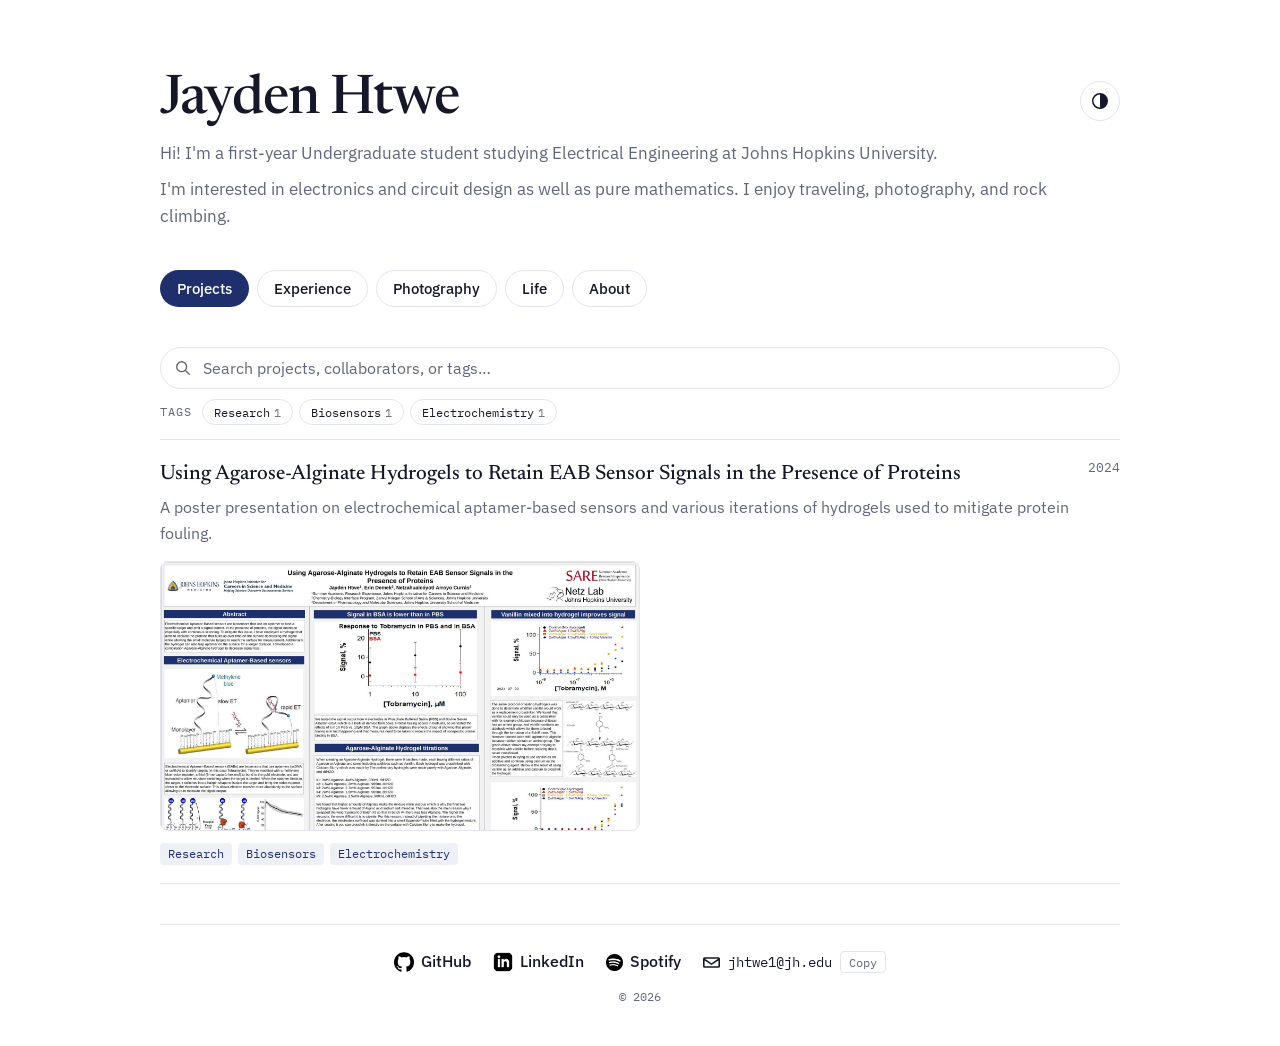
<file: index.html>
<!doctype html>
<html lang="en">
<head>
  <meta charset="utf-8">
  <meta name="viewport" content="width=device-width, initial-scale=1">
  <script>
    (function () {
      var d = document.documentElement, m = 'light', t = 'indigo';
      try { m = localStorage.getItem('mode') || m; t = localStorage.getItem('theme') || t; } catch (e) {}
      d.dataset.mode = m; d.dataset.theme = t;
    })();
  </script>
  <title>Jayden Htwe</title>
  <link rel="preconnect" href="https://fonts.googleapis.com">
  <link rel="preconnect" href="https://fonts.gstatic.com" crossorigin>
  <link rel="stylesheet" href="https://fonts.googleapis.com/css2?family=Newsreader:opsz,wght@6..72,400;6..72,500&family=IBM+Plex+Sans:wght@400;500&family=IBM+Plex+Mono:wght@400&display=swap">
  <link rel="stylesheet" href="style.css">
</head>
<body>
<div class="wrap">
  <header>
  <div class="title-row">
    <h1 id="name">Jayden Htwe</h1>
    <div class="theme">
      <button class="theme-btn" id="theme-btn" type="button" aria-haspopup="true" aria-expanded="false" aria-controls="theme-menu" aria-label="Appearance settings">
        <svg viewBox="0 0 20 20" aria-hidden="true"><circle cx="10" cy="10" r="7.25" fill="none" stroke="currentColor" stroke-width="1.5"/><path d="M10 2.75a7.25 7.25 0 0 1 0 14.5z" fill="currentColor"/></svg>
      </button>
      <div class="theme-menu" id="theme-menu" role="dialog" aria-label="Appearance" hidden>
        <p class="label">Mode</p>
        <div class="seg" role="group" aria-label="Mode">
          <button type="button" data-mode="light" aria-pressed="false">Light</button>
          <button type="button" data-mode="dark" aria-pressed="false">Dark</button>
        </div>
        <p class="label">Theme</p>
        <div class="swatches" id="swatches" role="group" aria-label="Color theme"></div>
      </div>
    </div>
  </div>
    <div class="bio" id="bio">
      <p>Hi! I'm a first-year Undergraduate student studying Electrical Engineering at Johns Hopkins University.</p>
      <p>I'm interested in electronics and circuit design as well as pure mathematics. I enjoy traveling, photography, and rock climbing.</p>
    </div>
  </header>

  <!-- sections -->
  <nav role="tablist" aria-label="Sections" class="no-anim">
    <span class="pill" aria-hidden="true"></span>
    <button role="tab" id="tab-projects" aria-controls="projects" aria-selected="true">Projects</button>
    <button role="tab" id="tab-experience" aria-controls="experience" aria-selected="false">Experience</button>
    <button role="tab" id="tab-photography" aria-controls="photography" aria-selected="false">Photography</button>
    <button role="tab" id="tab-life" aria-controls="life" aria-selected="false">Life</button>
    <button role="tab" id="tab-about" aria-controls="about" aria-selected="false">About</button>
  </nav>

  <!-- projects -->
  <main>
    <section class="panel" id="projects" role="tabpanel" aria-labelledby="tab-projects">
      <div class="search">
        <div class="search-box">
          <svg viewBox="0 0 20 20" aria-hidden="true"><circle cx="8.5" cy="8.5" r="5.5" fill="none" stroke="currentColor" stroke-width="1.5"/><path d="M13 13l4 4" fill="none" stroke="currentColor" stroke-width="1.5" stroke-linecap="round"/></svg>
          <input id="search-input" type="text" placeholder="Search projects, collaborators, or tags…" autocomplete="off" spellcheck="false" aria-label="Search projects, collaborators, or tags">
          <button class="search-clear" id="search-clear" type="button" aria-label="Clear search" hidden>×</button>
        </div>
        <div class="filters" id="filters" role="group" aria-label="Filter projects by topic"></div>
      </div>
      <article class="item project" data-project="hydrogel-eab" data-collab="Erin Demek, Netzahualcóyotl Arroyo Currás" tabindex="0" role="button" aria-label="Open Using Agarose-Alginate Hydrogels to Retain EAB Sensor Signals in the Presence of Proteins">
        <h3>Using Agarose-Alginate Hydrogels to Retain EAB Sensor Signals in the Presence of Proteins<span class="arrow" aria-hidden="true">→</span></h3>
        <span class="meta">2024</span>
        <p>A poster presentation on electrochemical aptamer-based sensors and various iterations of hydrogels used to mitigate protein fouling.</p>
        <figure class="preview"><img data-img="poster" alt="Research poster preview"></figure>
        <div class="tags">
          <span>
            Research
          </span>
          <span>
            Biosensors
          </span>
          <span>
            Electrochemistry
          </span>
        </div>
      </article>
    </section>

    <section class="detail" id="detail" hidden>
      <button class="back" id="back" type="button">← All projects</button>
      <div id="detail-body"></div>
    </section>

    <template id="p-hydrogel-eab">
      <p class="label">Research poster · Summer 2024</p>
      <h2>Using Agarose-Alginate Hydrogels to Retain EAB Sensor Signals in the Presence of Proteins</h2>
      <p class="lede">A poster presentation on electrochemical aptamer-based sensors and various iterations of hydrogels used to mitigate protein fouling.</p>
      <p class="byline">Jayden Htwe, Erin Demek, Netzahualcóyotl Arroyo Currás · Netz Lab, Johns Hopkins University · Summer Academic Research Experience (SARE)</p>
      <div class="tags"><span>Research</span><span>Biosensors</span><span>Electrochemistry</span></div>
      <figure class="shot-img" role="button" tabindex="0" data-lightbox="poster" data-caption="Using Agarose-Alginate Hydrogels to Retain EAB Sensor Signals in the Presence of Proteins" aria-label="View the full poster">
        <img data-img="poster" alt="Research poster: Using Agarose-Alginate Hydrogels to Retain EAB Sensor Signals in the Presence of Proteins">
        <figcaption>Click to view the full poster</figcaption>
      </figure>
      <p class="label">The problem</p>
      <p>Electrochemical Aptamer-Based sensors are biosensors that use aptamers to identify targets, bind to them, then transfer electrons between it and the electrode surface which is called the "signal output". However, during long intervals of scanning, there is accumulating protein build up (aka protein fouling) which hinders the ability for the aptamer to bind to its target and therefore diminishes the signal output.</p>
      <p class="label">What I did</p>
      <ul>
        <li>Compared the signal response in Phosphate Buffered Saline (PBS) and Bovine Serum Albumin (BSA) to demonstrate the impact of protein fouling.</li>
        <li>Applied various batches of Agarose and Alginate in varying concentrations onto electrodes.</li>
        <li>Tested Vanillin as an additive and possible crosslinker for the Agarose-Alginate hydrogels.</li>
      </ul>
      <p class="label">What I found</p>
      <p>The data suggest that there is a possibility that Vanillin could be crosslinking the hydrogel through Hydrogen bonds creating a stronger hydrogel and reuslting in higher signal output.</p>
    </template>

    <!-- experiences -->
    <section class="panel" id="experience" role="tabpanel" aria-labelledby="tab-experience" hidden>
      <p class="label">Experience</p>

      <article class="tl current">
        <div class="tl-body">
          <p class="tl-date">Aug 2026 · Present</p>
          <h3>B.S. in Electrical Engineering, Minor in Mathematics</h3>
          <p class="tl-org">Johns Hopkins University · Baltimore, MD</p>
          <p></p>
        </div>
        <figure class="tl-img logo"><img data-img="jhu" alt="Johns Hopkins University"></figure>
      </article>

      <article class="tl">
        <div class="tl-body">
          <p class="tl-date">Mar 2025 · May 2025</p>
          <h3>Eastern Tech 154 Pit Crew</h3>
          <p class="tl-org">DC Electric Vehicle Grand Prix · Essex, MD</p>
          <p>Helped adjust the car body to reduce air drag and improve car performance.</p>
          <p>Provided strategy advice to the driver during laps.</p>
          <p>Ensured driver safety and facilitated efficient driver swaps during stoppages.</p>
          <p>Best Car Graphics Award May 3, 2025</p>
        </div>
        <figure class="tl-img logo"><img data-img="dcevgp" alt="DC Electric Vehicle Grand Prix"></figure>
      </article>

      <article class="tl">
        <div class="tl-body">
          <p class="tl-date">Jun 2024 · Aug 2024</p>
          <h3>Research Intern</h3>
          <p class="tl-org">Netz Lab · Baltimore, MD</p>
          <p>Conducted research regarding electrochemistry, bioengineering, and hydrogels with the Netz Lab (now at UNC Chapel Hill) to better understand affinity-based receptors and forward development for implantable biosensors.</p>
        </div>
        <figure class="tl-img logo"><img data-img="netz" alt="Netz Lab, Johns Hopkins University"></figure>
      </article>

      <article class="tl">
        <div class="tl-body">
          <p class="tl-date">Sep 2022 · May 2026</p>
          <h3>Eastern Tech 5839B Journalist</h3>
          <p class="tl-org">Vex V5 Robotics · Essex, MD</p>
          <p>Logged entries for CAD designs, code, and game strategy.</p>
          <p>Innovate Award at Calvert Hall Cardinal Classic 2025-2026</p>
        </div>
        <figure class="tl-img logo"><img data-img="vex" alt="Eastern Tech Vex Robotics"></figure>
      </article>
    </section>

    <section class="panel" id="photography" role="tabpanel" aria-labelledby="tab-photography" hidden>
      <p class="label">Photography</p>
      <div class="gallery">
        <figure class="photo folder" tabindex="0" role="button" aria-label="Open album: Türkiye · April 2026">
          <img src="images/photography/turkiye/IMG_3530.webp" alt="Türkiye · April 2026" loading="lazy">
          <figcaption>Türkiye · April 2026</figcaption>
          <div class="folder-photos">
            <img src="images/photography/turkiye/IMG_3451.webp" alt="Dolmabahçe Sarayı, Istanbul" loading="lazy">
            <img src="images/photography/turkiye/IMG_3460.webp" alt="Muayede Salonu (Ceremonial Hall), Dolmabahçe Sarayı" loading="lazy">
            <img src="images/photography/turkiye/IMG_3479.webp" alt="Selamlık of Dolmabahçe Sarayı" loading="lazy">
            <img src="images/photography/turkiye/IMG_3515.webp" alt="Kadıköy, Istanbul" loading="lazy">
            <img src="images/photography/turkiye/IMG_3519.webp" alt="Kadıköy Fish Market" loading="lazy">
            <img src="images/photography/turkiye/IMG_3522.webp" alt="Hagia Sophia, Istanbul" loading="lazy">
            <img src="images/photography/turkiye/IMG_3523.webp" alt="Sultanahmet Camii, Istanbul" loading="lazy">
            <img src="images/photography/turkiye/IMG_3530.webp" alt="Kapalıçarşı (Grand Bazaar)" loading="lazy">
            <img src="images/photography/turkiye/IMG_3592.webp" alt="Kapadokya, Nevşehir" loading="lazy">
            <!--img src="images/photography/turkiye/" alt="" loading="lazy"-->
            <!--img src="images/photography/turkiye/" alt="" loading="lazy"-->
          </div>
        </figure>
        <figure class="photo folder" tabindex="0" role="button" aria-label="Open album: Italy · April 2026">
          <img src="images/photography/italy/IMG_1644.webp" alt="Italy · April 2026" loading="lazy">
          <figcaption>Italy · April 2026</figcaption>
          <div class="folder-photos">
            <img src="images/photography/italy/IMG_1644.webp" alt="Amphitheatrum Flavium, Roma" loading="lazy">
            <img src="images/photography/italy/IMG_1772.webp" alt="Amphitheatrum Flavium, Roma" loading="lazy">
            <img src="images/photography/italy/IMG_3247.webp" alt="Cattedrale di Santa Maria del Fiore, Firenze" loading="lazy">
            <img src="images/photography/italy/IMG_3263.webp" alt="La Torre Pendente di Pisa" loading="lazy">
            <img src="images/photography/italy/IMG_3311.webp" alt="Casa dei Vettii (VI.15.1), Pompeii" loading="lazy">
            <img src="images/photography/italy/IMG_3417.webp" alt="Fontana di Trevi, Roma" loading="lazy">
            <img src="images/photography/italy/IMG_2019.webp" alt="Basilica di Santa Maria ad Martyres (The Pantheon), Roma" loading="lazy">
            <img src="images/photography/italy/IMG_2062.webp" alt="Scuola di Atene by Raphael" loading="lazy">
            <img src="images/photography/italy/IMG_2067.webp" alt="Capella Sistina, Città del Vaticano" loading="lazy">
            <!--img src="images/photography/italy/" alt="" loading="lazy"-->
          </div>
        </figure>
        
        <figure class="photo folder" tabindex="0" role="button" aria-label="Open album: Cotswolds · April 2026">
          <img src="images/photography/cotswolds/IMG_3097.webp" alt="Cotswolds · April 2026" loading="lazy">
          <figcaption>Cotswolds · April 2026</figcaption>
          <div class="folder-photos">
            <img src="images/photography/cotswolds/IMG_3096.webp" alt="River Windrush, Bourton-on-the-Water" loading="lazy">
            <img src="images/photography/cotswolds/IMG_3097.webp" alt="The Cotswolds Shop, Bourton-on-the-Water" loading="lazy">
            <img src="images/photography/cotswolds/IMG_3100.webp" alt="An Assortment of Grape Hyacinths" loading="lazy">
            <img src="images/photography/cotswolds/IMG_3102.webp" alt="The Little Nook, Bourton-on-the-Water" loading="lazy">
            <img src="images/photography/cotswolds/IMG_3112.webp" alt="Manor Cose B&B, Bourton-on-the-Water" loading="lazy">
          </div>
        </figure>

        <figure class="photo folder" tabindex="0" role="button" aria-label="Open album: Switzerland · July 2023">
          <img src="images/photography/switzerland/IMG_E8220.webp" alt="Switzerland · July 2023" loading="lazy">
          <figcaption>Switzerland · July 2023</figcaption>
          <div class="folder-photos">
            <img src="images/photography/switzerland/IMG_7959.webp" alt="Bern, Switzerland" loading="lazy">
            <img src="images/photography/switzerland/IMG_7968.webp" alt="Bern, Switzerland" loading="lazy">
            <img src="images/photography/switzerland/IMG_7977.webp" alt="The Aare from Bern, Switzerland" loading="lazy">
            <img src="images/photography/switzerland/untereschleuse.webp" alt="Untere Schleuse, Thun" loading="lazy">
            <img src="images/photography/switzerland/IMG_8270.webp" alt="Eiger, Grindelwald" loading="lazy">
            <img src="images/photography/switzerland/IMG_E8159.webp" alt="Jungfraujoch, Grindelwald" loading="lazy">
            <img src="images/photography/switzerland/IMG_E8220.webp" alt="Brienzer Rothorn" loading="lazy">
            <img src="images/photography/switzerland/iseltwald.webp" alt="Brienzersee from Iseltwald, Switzerland" loading="lazy">
            
          </div>
        </figure>
  
      </div>
    </section>

    <!-- life -->
  <section class="panel" id="life" role="tabpanel" aria-labelledby="tab-life" hidden>
  <p class="label">Life and Miscellaneous Stuff</p>

  <article class="tl life">
    <div class="tl-body">
      <p class="tl-date">Nov 19, 2026</p>
      <h3>Fortnite Pirate Token</h3>
      <p>'1/137,500 is impossible' but that's how losers think</p>
    </div>
    <div class="life-media">
      <video controls playsinline preload="metadata">
        <source src="images/life/pirate-token.mp4" type="video/mp4">
      </video>
    </div>
  </article>

  <article class="tl life">
    <div class="tl-body">
      <p class="tl-date">May 14, 2026</p>
      <h3>Deuce-Caboose Incident</h3>
      <p>Beckett still hasn't buffed it out</p>
    </div>
    <div class="life-media multi">
      <video controls playsinline preload="metadata">
        <source src="images/life/IMG_3038.MOV" type="video/mp4">
      </video>
      <video controls playsinline preload="metadata">
        <source src="images/life/IMG_3039.MOV" type="video/mp4">
      </video>
      <video controls playsinline preload="metadata">
        <source src="images/life/IMG_3040.MOV" type="video/mp4">
      </video>
    </div>
  </article>

  <article class="tl life">
    <div class="tl-body">
      <p class="tl-date">Dec 23, 2025</p>
      <h3>Avenue Ice Skating</h3>
      <p>almost got a concussion</p>
    </div>
    <div class="life-media multi">
      <img src="images/life/100_0680.JPG">
      <img src="images/life/IMG_3026.jpg">
    </div>
  </article>
<!--
  <article class="tl life">
    <div class="tl-body">
      <p class="tl-date">Jun 27, 2025</p>
      <h3>Ender Dragon</h3>
      <p></p>
    </div>
    <div class="life-media multi">
      <img src="">
    </div>
  </article>
-->
</section>

    <!-- about -->
    <section class="panel prose" id="about" role="tabpanel" aria-labelledby="tab-about" hidden>
      <p class="label">About</p>
      <p>I like to make stuff in Blender and play Geometry Dash</p>
      <p class="label section-gap">Skills</p>
      
      <div class="skill-grid">
        <div class="skill"><span class="glyph has-img" aria-hidden="true"><img src="images/about/python.png" alt=""></span><span class="skill-text"><span class="skill-name">Python</span><span class="skill-kind">Language</span></span></div>
        <div class="skill"><span class="glyph has-img" aria-hidden="true"><img src="images/about/java.png" alt=""></span><span class="skill-text"><span class="skill-name">Java</span><span class="skill-kind">Language</span></span></div>
        <div class="skill"><span class="glyph has-img" aria-hidden="true"><img src="images/about/matlab.png" alt=""></span><span class="skill-text"><span class="skill-name">MATLAB</span><span class="skill-kind">Language</span></span></div>
        <div class="skill"><span class="glyph has-img" aria-hidden="true"><img src="images/about/html.jpg" alt=""></span><span class="skill-text"><span class="skill-name">HTML</span><span class="skill-kind">Language</span></span></div>
        <div class="skill"><span class="glyph has-img" aria-hidden="true"><img src="images/about/excel.png" alt=""></span><span class="skill-text"><span class="skill-name">Microsoft Excel</span><span class="skill-kind">Spreadsheet Software</span></span></div>
        <div class="skill cert" role="button" tabindex="0" data-lightbox="cert-autocad" data-caption="Autodesk Certified User: AutoCAD · February 24, 2026" aria-label="View AutoCAD certification"><span class="glyph has-img" aria-hidden="true"><img src="images/about/autocad.png" alt=""></span><span class="skill-text"><span class="skill-name">AutoCAD</span><span class="skill-kind">CAD · <span class="cert-chip">Certified</span></span></span></div>
        <div class="skill cert" role="button" tabindex="0" data-lightbox="cert-inventor" data-caption="Autodesk Certified User: Inventor · March 14, 2025" aria-label="View Autodesk Inventor certification"><span class="glyph has-img" aria-hidden="true"><img src="images/about/inventor.png" alt=""></span><span class="skill-text"><span class="skill-name">Autodesk Inventor</span><span class="skill-kind">3D CAD · <span class="cert-chip">Certified</span></span></span></div>
        <div class="skill"><span class="glyph has-img" aria-hidden="true"><img src="images/about/blender.png" alt=""></span><span class="skill-text"><span class="skill-name">Blender</span><span class="skill-kind">3D Modeling/ Rigging</span></span></div>
        <div class="skill"><span class="glyph has-img" aria-hidden="true"><img src="images/about/ltspice.png" alt=""></span><span class="skill-text"><span class="skill-name">LTspice</span><span class="skill-kind">Circuit Software</span></span></div>
      </div>
    </section>
  </main>

  <div class="lightbox" id="lightbox" hidden role="dialog" aria-modal="true" aria-label="Image preview">
    <div class="lb-inner">
      <button class="lb-close" id="lb-close" type="button" aria-label="Close">×</button>
      <img id="lb-img" alt="">
      <video id="lb-video" controls playsinline hidden></video>
      <p class="lb-cap" id="lb-cap"></p>
      <button class="lb-nav lb-prev" id="lb-prev" type="button" aria-label="Previous photo" hidden>‹</button>
      <button class="lb-nav lb-next" id="lb-next" type="button" aria-label="Next photo" hidden>›</button>
      <p class="lb-count" id="lb-count" hidden></p>
    </div>
  </div>

  <!-- bottom linked buttons -->
  <footer>
    <div class="links">
      <a href="https://github.com/jaydenhtwe" target="_blank" rel="noopener" id="gh">
        <img class="gh" src="images/github.png" width="20" height="20" alt="">
        GitHub
      </a>
      <a href="https://www.linkedin.com/in/jaydenhtwe/" target="_blank" rel="noopener" id="li">
        <img class="li-icon" src="images/linkedin.png" width="20" height="20" alt="">
        LinkedIn
      </a>
      <a href="https://open.spotify.com/user/isl62novs6fvm3y0r6a077htp" target="_blank" rel="noopener" id="sp">
        <img class="sp-icon" src="images/spotify.png" alt="">
        Spotify
      </a>
      <span class="links" style="gap:8px">
        <a href="mailto:jhtwe1@jh.edu" id="mail" aria-label="Email">
          <svg viewBox="0 0 16 16" aria-hidden="true"><path d="M1.5 3h13A1.5 1.5 0 0116 4.5v7a1.5 1.5 0 01-1.5 1.5h-13A1.5 1.5 0 010 11.5v-7A1.5 1.5 0 011.5 3zm.3 1.5L8 8.6l6.2-4.1H1.8zM14.5 6L8 10.3 1.5 6v5.5h13V6z"/></svg>
        </a>
        <span class="email" id="email-text">jhtwe1@jh.edu</span>
        <button class="copy" id="copy" type="button">Copy</button>
      </span>
    </div>
    <div class="foot-right">
      <span class="fine">© <span id="yr">2026</span></span>
    </div>
  </footer>
</div>

<script src="script.js"></script>
</body>
</html>
</file>
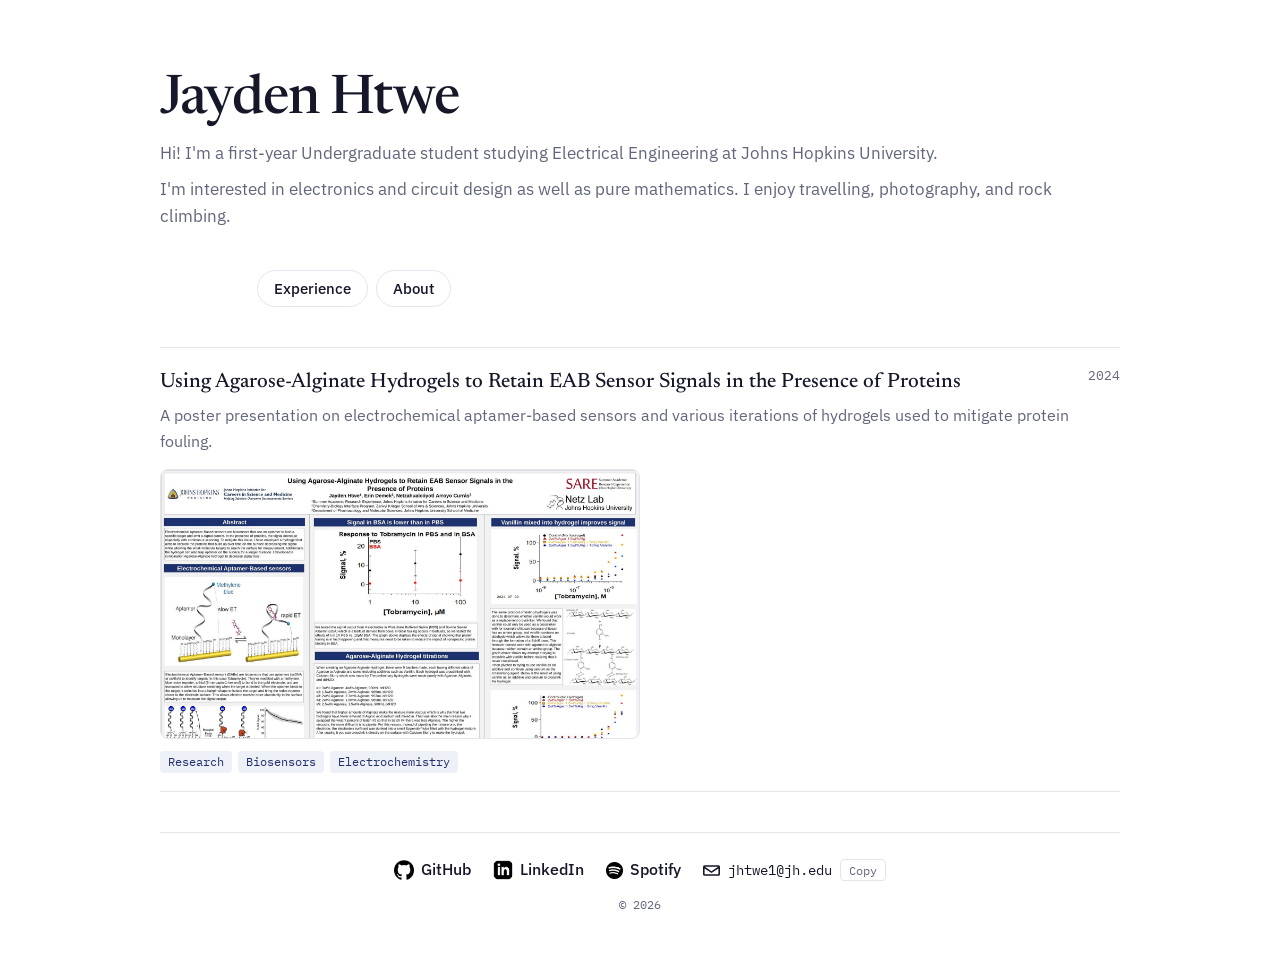
<file: jaydenhtwe.html>
<!doctype html>
<html lang="en">
<head>
  <meta charset="utf-8">
  <meta name="viewport" content="width=device-width, initial-scale=1">
  <title>Jayden Htwe</title>
  <link rel="preconnect" href="https://fonts.googleapis.com">
  <link rel="preconnect" href="https://fonts.gstatic.com" crossorigin>
  <link rel="stylesheet" href="https://fonts.googleapis.com/css2?family=Newsreader:opsz,wght@6..72,400;6..72,500&family=IBM+Plex+Sans:wght@400;500&family=IBM+Plex+Mono:wght@400&display=swap">
  <link rel="stylesheet" href="style.css">
</head>
<body>
<div class="wrap">
  <header>
    <h1 id="name">Jayden Htwe</h1>
    <div class="bio" id="bio">
      <p>Hi! I'm a first-year Undergraduate student studying Electrical Engineering at Johns Hopkins University.</p>
      <p>I'm interested in electronics and circuit design as well as pure mathematics. I enjoy travelling, photography, and rock climbing.</p>
    </div>
  </header>

  <nav role="tablist" aria-label="Sections" class="no-anim">
    <span class="pill" aria-hidden="true"></span>
    <button role="tab" id="tab-projects" aria-controls="projects" aria-selected="true">Projects</button>
    <button role="tab" id="tab-experience" aria-controls="experience" aria-selected="false">Experience</button>
    <button role="tab" id="tab-about" aria-controls="about" aria-selected="false">About</button>
  </nav>

  <main>
    <!-- PROJECTS: copy an .item block to add one -->
    <section class="panel" id="projects" role="tabpanel" aria-labelledby="tab-projects">
      <div class="filters" id="filters" role="group" aria-label="Filter projects by topic"></div>
      <!-- data-project must match a <template id="p-..."> below.
           For a preview, replace <div class="ph">…</div> in .preview with <img src="…" alt="…"> -->
      <article class="item project" data-project="hydrogel-eab" tabindex="0" role="button" aria-label="Open Using Agarose-Alginate Hydrogels to Retain EAB Sensor Signals in the Presence of Proteins">
        <h3>Using Agarose-Alginate Hydrogels to Retain EAB Sensor Signals in the Presence of Proteins<span class="arrow" aria-hidden="true">→</span></h3>
        <span class="meta">2024</span>
        <p>A poster presentation on electrochemical aptamer-based sensors and various iterations of hydrogels used to mitigate protein fouling.</p>
        <figure class="preview"><img data-img="poster" alt="Research poster preview"></figure>
        <div class="tags"><span>Research</span><span>Biosensors</span><span>Electrochemistry</span></div>
      </article>
    </section>

    <!-- PROJECT DETAIL VIEW (filled from the templates below) -->
    <section class="detail" id="detail" hidden>
      <button class="back" id="back" type="button">← All projects</button>
      <div id="detail-body"></div>
    </section>

    <!-- PROJECT DETAIL PAGES: one template per project -->
    <template id="p-hydrogel-eab">
      <p class="label">Research poster · Summer 2024</p>
      <h2>Using Agarose-Alginate Hydrogels to Retain EAB Sensor Signals in the Presence of Proteins</h2>
      <p class="lede">A poster presentation on electrochemical aptamer-based sensors and various iterations of hydrogels used to mitigate protein fouling.</p>
      <p class="byline">Jayden Htwe, Erin Demek, Netzahualcóyotl Arroyo Currás · Netz Lab, Johns Hopkins University · Summer Academic Research Experience (SARE)</p>
      <div class="tags"><span>Research</span><span>Biosensors</span><span>Electrochemistry</span><span>Hydrogels</span></div>
      <figure class="shot-img" role="button" tabindex="0" data-lightbox="poster" data-caption="Using Agarose-Alginate Hydrogels to Retain EAB Sensor Signals in the Presence of Proteins" aria-label="View the full poster">
        <img data-img="poster" alt="Research poster: Using Agarose-Alginate Hydrogels to Retain EAB Sensor Signals in the Presence of Proteins">
        <figcaption>Click to view the full poster</figcaption>
      </figure>
      <p class="label">The problem</p>
      <p>Electrochemical Aptamer-Based sensors are biosensors that use aptamers to identify targets, bind to them, then transfer electrons between it and the electrode surface which is called the "signal output". However, during long intervals of scanning, there is accumulating protein build up (aka protein fouling) which hinders the ability for the aptamer to bind to its target and therefore diminishes the signal output.</p>
      <p class="label">What I did</p>
      <ul>
        <li>Compared the signal response in Phosphate Buffered Saline (PBS) and Bovine Serum Albumin (BSA) to demonstrate the impact of protein fouling.</li>
        <li>Applied various batches of Agarose and Alginate in varying concentrations onto electrodes.</li>
        <li>Tested Vanillin as an additive and possible crosslinker for the Agarose-Alginate hydrogels.</li>
      </ul>
      <p class="label">What I found</p>
      <p>The data suggest that there is a possibility that Vanillin could be crosslinking the hydrogel through a Hydrogen bond resulting in a higher signal output.</p>
    </template>



    <!-- EXPERIENCE TIMELINE: newest first. Copy an .tl block to add one.
         For a photo, replace <div class="ph">…</div> with <img src="…" alt="…">.
         Add class "current" to an entry that is still ongoing. -->
    <section class="panel" id="experience" role="tabpanel" aria-labelledby="tab-experience" hidden>
      <p class="label">Experience</p>

      <article class="tl current">
        <div class="tl-body">
          <p class="tl-date">Aug 2026 – Present</p>
          <h3>B.S. in Electrical Engineering</h3>
          <p class="tl-org">Johns Hopkins University</p>
        </div>
        <figure class="tl-img logo"><img data-img="jhu" alt="Johns Hopkins University"></figure>
      </article>

      <article class="tl">
        <div class="tl-body">
          <p class="tl-date">Jun 2024 – Aug 2024</p>
          <h3>Research Intern</h3>
          <p class="tl-org">Netz Lab · Baltimore, MD</p>
          <p>Conducted research with the Netz Lab (now at UNC Chapel Hill) to better understand affinity-based receptors and forward development for implantable biosensors.</p>
        </div>
        <figure class="tl-img logo"><img data-img="netz" alt="Netz Lab, Johns Hopkins University"></figure>
      </article>
    </section>

    <!-- ABOUT -->
    <section class="panel prose" id="about" role="tabpanel" aria-labelledby="tab-about" hidden>
      <p class="label">About</p>
      <p>I make stuff in Blender</p>
      <p>and I play Resident Evil</p>
      <p class="label section-gap">Skills</p>
      
      <div class="skill-grid">
        <div class="skill"><span class="glyph has-img" aria-hidden="true"><img src="images/about/python.png" alt=""></span><span class="skill-text"><span class="skill-name">Python</span><span class="skill-kind">Language</span></span></div>
        <div class="skill"><span class="glyph has-img" aria-hidden="true"><img src="images/about/java.png" alt=""></span><span class="skill-text"><span class="skill-name">Java</span><span class="skill-kind">Language</span></span></div>
        <div class="skill"><span class="glyph has-img" aria-hidden="true"><img src="images/about/matlab.png" alt=""></span><span class="skill-text"><span class="skill-name">MATLAB</span><span class="skill-kind">Language</span></span></div>
        <div class="skill cert" role="button" tabindex="0" data-lightbox="cert-autocad" data-caption="Autodesk Certified User: AutoCAD · February 24, 2026" aria-label="View AutoCAD certification"><span class="glyph has-img" aria-hidden="true"><img src="images/about/autocad.png" alt=""></span><span class="skill-text"><span class="skill-name">AutoCAD</span><span class="skill-kind">CAD · <span class="cert-chip">Certified</span></span></span></div>
        <div class="skill cert" role="button" tabindex="0" data-lightbox="cert-inventor" data-caption="Autodesk Certified User: Inventor · March 14, 2025" aria-label="View Autodesk Inventor certification"><span class="glyph has-img" aria-hidden="true"><img src="images/about/inventor.png" alt=""></span><span class="skill-text"><span class="skill-name">Autodesk Inventor</span><span class="skill-kind">3D CAD · <span class="cert-chip">Certified</span></span></span></div>
        <div class="skill"><span class="glyph has-img" aria-hidden="true"><img src="images/about/blender.png" alt=""></span><span class="skill-text"><span class="skill-name">Blender</span><span class="skill-kind">3D modeling</span></span></div>
      </div>
    </section>
  </main>

  <div class="lightbox" id="lightbox" hidden role="dialog" aria-modal="true" aria-label="Image preview">
    <div class="lb-inner">
      <button class="lb-close" id="lb-close" type="button" aria-label="Close">×</button>
      <img id="lb-img" alt="">
      <p class="lb-cap" id="lb-cap"></p>
    </div>
  </div>

  <footer>
    <div class="links">
      <a href="https://github.com/qvsrr" target="_blank" rel="noopener" id="gh">
        <img class="gh" src="images/github.png" width="20" height="20" alt="">
        GitHub
      </a>
      <a href="https://www.linkedin.com/in/jaydenhtwe/" target="_blank" rel="noopener" id="li">
        <img class="li-icon" src="images/linkedin.png" width="20" height="20" alt="">
        LinkedIn
      </a>
      <a href="https://open.spotify.com/user/isl62novs6fvm3y0r6a077htp" target="_blank" rel="noopener" id="sp">
        <img class="sp-icon" src="images/spotify.png" alt="">
        Spotify
      </a>
      <span class="links" style="gap:8px">
        <a href="mailto:jhtwe1@jh.edu" id="mail" aria-label="Email">
          <svg viewBox="0 0 16 16" aria-hidden="true"><path d="M1.5 3h13A1.5 1.5 0 0116 4.5v7a1.5 1.5 0 01-1.5 1.5h-13A1.5 1.5 0 010 11.5v-7A1.5 1.5 0 011.5 3zm.3 1.5L8 8.6l6.2-4.1H1.8zM14.5 6L8 10.3 1.5 6v5.5h13V6z"/></svg>
        </a>
        <span class="email" id="email-text">jhtwe1@jh.edu</span>
        <button class="copy" id="copy" type="button">Copy</button>
      </span>
    </div>
    <div class="foot-right">
      <span class="fine">© <span id="yr">2026</span></span>
    </div>
  </footer>
</div>

<script src="script.js"></script>
</body>
</html>
</file>
<file: style.css>
/* base reset */
html { -webkit-text-size-adjust: 100%; }
body { margin: 0; }
img { max-width: 100%; }
[hidden] { display: none !important; }

:root {
  --bg: #ffffff;
  --ink: #16182a;
  --muted: #62667c;
  --line: #e3e5ee;
  --accent: #1f2f6b;
  --accent-soft: #eef0f8;
  --display: "Newsreader", Georgia, "Times New Roman", serif;
  --body: "IBM Plex Sans", system-ui, -apple-system, "Segoe UI", sans-serif;
  --mono: "IBM Plex Mono", ui-monospace, Menlo, Consolas, monospace;
}
html, body { background: var(--bg); color: var(--ink); }
body { font-family: var(--body); font-size: 16px; line-height: 1.6; }
.wrap {
  max-width: 1000px; margin: 0 auto;
  padding-inline: 20px; padding-block: 72px 40px;
  min-height: 100%; box-sizing: border-box;
  display: flex; flex-direction: column; gap: 40px;
}
header { display: flex; flex-direction: column; gap: 10px; font-size: 1.08rem; max-width: 100ch; }
h1 {
  font-family: var(--display); font-weight: 500;
  font-size: clamp(2.4rem, 7vw, 3.4rem); line-height: 1.05;
  letter-spacing: -0.015em; margin: 0; text-wrap: balance;
}
.bio { color: var(--muted); font-size: inherit; display: flex; flex-direction: column; gap: 8px; }
.bio p { margin: 0; }

nav { display: flex; flex-wrap: wrap; gap: 8px; position: relative; }
nav .pill {
  position: absolute; left: 0; top: 0; z-index: 0;
  border-radius: 999px; background: var(--accent);
  transition: transform .42s cubic-bezier(.65,0,.25,1), width .42s cubic-bezier(.65,0,.25,1), height .42s cubic-bezier(.65,0,.25,1);
  pointer-events: none;
}
nav.no-anim .pill { transition: none; }
nav button {
  position: relative; z-index: 1;
  font: 500 0.92rem var(--body);
  padding: 8px 16px; border-radius: 999px;
  border: 1px solid var(--line); background: transparent; color: var(--ink);
  cursor: pointer; transition: border-color .2s, color .3s, transform .15s;
}
nav button:hover { border-color: var(--accent); }
nav button:active { transform: scale(0.96); }
nav button[aria-selected="true"] { border-color: transparent; color: var(--bg); }

@keyframes panel-in {
  from { opacity: 0; transform: translateX(var(--dx, 0px)); }
  to { opacity: 1; transform: none; }
}
.panel.enter > * {
  animation: panel-in .45s cubic-bezier(.2,.7,.2,1) both;
  animation-delay: calc(var(--i, 0) * 55ms);
}
nav button:focus-visible, .links a:focus-visible, .copy:focus-visible { outline: 2px solid var(--accent); outline-offset: 3px; }

main { flex: 1; }
.panel { display: flex; flex-direction: column; gap: 0; }
.label {
  font-family: var(--mono); font-size: 0.75rem; text-transform: uppercase;
  letter-spacing: 0.08em; color: var(--muted); margin: 0 0 12px;
}
.item { padding-block: 18px; border-top: 1px solid var(--line); display: grid; grid-template-columns: 1fr auto; gap: 4px 16px; }
.item:last-child { border-bottom: 1px solid var(--line); }
.item h3 { font-family: var(--display); font-weight: 500; font-size: 1.3rem; margin: 0; min-width: 0; }
.item h3 a { color: var(--ink); text-decoration: none; }
.item h3 a:hover { color: var(--accent); text-decoration: underline; text-underline-offset: 3px; }
.item.project { cursor: pointer; outline: none; position: relative; isolation: isolate; }
.item.project::before {
  content: ""; position: absolute; z-index: -1;
  top: -1px; bottom: -1px; left: -14px; right: -14px;
  border-radius: 12px; background: var(--accent-soft);
  opacity: 0; transform: scale(0.985);
  transition: opacity .2s, transform .25s cubic-bezier(.2,.7,.2,1);
}
.item.project:hover::before, .item.project:focus-visible::before { opacity: 1; transform: none; }
.item.project:focus-visible::before { box-shadow: 0 0 0 2px var(--accent); }
.item.project:hover h3, .item.project:focus-visible h3 { color: var(--accent); }
.preview {
  grid-column: 1 / -1; margin: 10px 0 2px; aspect-ratio: 16 / 9; width: 50%; max-width: 100%;
  border-radius: 8px; overflow: hidden; background: var(--accent-soft);
  border: 1px solid var(--line); box-sizing: border-box;
}
.preview img { width: 100%; height: 100%; object-fit: cover; display: block; transition: transform .5s cubic-bezier(.2,.7,.2,1); }
.item.project:hover .preview img { transform: scale(1.03); }
.preview .ph { width: 100%; height: 100%; display: grid; place-items: center; font-family: var(--mono); font-size: 0.78rem; color: var(--muted); }
.item.project:hover .preview { border-color: var(--accent); }
.search { display: flex; flex-direction: column; gap: 10px; margin-bottom: 14px; }
.search-box { position: relative; display: flex; align-items: center; }
.search-box > svg { position: absolute; left: 14px; width: 18px; height: 18px; color: var(--muted); pointer-events: none; }
.search-box input {
  width: 100%; box-sizing: border-box;
  font: 1rem var(--body); color: var(--ink);
  padding: 10px 42px; border: 1px solid var(--line); border-radius: 999px; background: var(--bg);
  transition: border-color .2s, box-shadow .2s;
}
.search-box input::placeholder { color: var(--muted); }
.search-box input:focus { outline: none; border-color: var(--accent); box-shadow: 0 0 0 3px var(--accent-soft); }
.search-clear {
  position: absolute; right: 8px; width: 28px; height: 28px; border-radius: 50%;
  border: none; background: transparent; color: var(--muted);
  font-size: 1.2rem; line-height: 1; cursor: pointer; transition: color .2s, background .2s;
}
.search-clear:hover { color: var(--accent); background: var(--accent-soft); }
.search-clear:focus-visible { outline: 2px solid var(--accent); outline-offset: 2px; }
.filters { display: flex; flex-wrap: wrap; align-items: center; gap: 6px; }
.filters .f-label { font-family: var(--mono); font-size: 0.72rem; text-transform: uppercase; letter-spacing: 0.08em; color: var(--muted); margin-right: 4px; }
.filter {
  font: 0.78rem var(--mono); padding: 4px 11px; border-radius: 999px;
  border: 1px solid var(--line); background: var(--bg); color: var(--ink);
  cursor: pointer; transition: background .2s, color .2s, border-color .2s, transform .15s;
}
.filter:hover { border-color: var(--accent); color: var(--accent); }
.filter:active { transform: scale(0.95); }
.filter[aria-pressed="true"] { background: var(--accent); border-color: var(--accent); color: var(--bg); }
.filter:focus-visible { outline: 2px solid var(--accent); outline-offset: 2px; }
.filter .n { opacity: .6; margin-left: 4px; font-variant-numeric: tabular-nums; }
.item.project { transition: opacity .3s, filter .3s; }
.item.project.dim { opacity: .32; filter: grayscale(1); }
.item.project.dim:hover, .item.project.dim:focus-visible { opacity: .7; }
.tags span { transition: background .2s, color .2s; }
.tags span.match { background: var(--accent); color: var(--bg); }
.arrow { display: inline-block; margin-left: 6px; color: var(--accent); opacity: 0; transform: translateX(-6px); transition: opacity .2s, transform .25s; }
.item.project:hover .arrow, .item.project:focus-visible .arrow { opacity: 1; transform: none; }
@media (hover: none) { .arrow { opacity: 1; transform: none; } }

.detail { display: flex; flex-direction: column; gap: 18px; }
.detail.enter > * { animation: panel-in .45s cubic-bezier(.2,.7,.2,1) both; animation-delay: calc(var(--i, 0) * 55ms); }
.back { align-self: flex-start; font: 500 0.88rem var(--body); color: var(--muted); background: var(--bg); border: 1px solid var(--line); border-radius: 999px; padding: 6px 14px; cursor: pointer; transition: color .2s, border-color .2s; }
.back:hover { color: var(--accent); border-color: var(--accent); }
.back:focus-visible { outline: 2px solid var(--accent); outline-offset: 3px; }
#detail-body { display: flex; flex-direction: column; gap: 16px; min-width: 0; }
#detail-body h2 { font-family: var(--display); font-weight: 500; font-size: clamp(1.9rem, 5vw, 2.5rem); line-height: 1.1; margin: 0; text-wrap: balance; }
#detail-body .label { margin: 8px 0 -8px; }
#detail-body p, #detail-body ul { margin: 0; max-width: none; }
#detail-body ul { padding-left: 1.2em; display: flex; flex-direction: column; gap: 6px; }
#detail-body .lede { font-size: 1.1rem; color: var(--muted); }
#detail-body .tags { margin: 0; }
.shot { aspect-ratio: 16 / 9; max-width: 100%; border: 1px dashed var(--line); border-radius: 8px; background: var(--accent-soft); display: grid; place-items: center; font-family: var(--mono); font-size: 0.8rem; color: var(--muted); }
.detail-links { display: flex; flex-wrap: wrap; gap: 10px; }
.detail-links a { font: 500 0.9rem var(--body); text-decoration: none; padding: 8px 16px; border-radius: 999px; border: 1px solid var(--accent); color: var(--accent); transition: background .2s, color .2s; }
.detail-links a:first-child { background: var(--accent); color: var(--bg); }
.detail-links a:hover { background: var(--accent); color: var(--bg); }
.detail-links a:focus-visible { outline: 2px solid var(--accent); outline-offset: 3px; }

/* experience timeline */
.tl {
  position: relative;
  display: grid; grid-template-columns: minmax(0, 1fr) 200px; gap: 12px 24px;
  padding-left: 36px; padding-bottom: 36px; align-items: start;
}
.tl::before { /* rail segment from this dot down to the next one */
  content: ""; position: absolute; left: 7px; top: 14px; bottom: -6px; width: 2px; background: var(--line);
}
.tl:last-child::before { display: none; }
.tl:last-child { padding-bottom: 4px; }
.tl::after { /* the dot */
  content: ""; position: absolute; left: 1px; top: 3px; width: 10px; height: 10px;
  border-radius: 50%; border: 2px solid var(--accent); background: var(--bg);
  transition: transform .2s;
}
.tl.current::after { background: var(--accent); box-shadow: 0 0 0 5px var(--accent-soft); }
.tl:hover::after { transform: scale(1.25); }
.tl-body { min-width: 0; display: flex; flex-direction: column; gap: 4px; }
.tl-body h3 { font-family: var(--display); font-weight: 500; font-size: 1.3rem; line-height: 1.25; margin: 0; text-wrap: balance; }
.tl-body p { margin: 0; color: var(--muted); }
.tl-date { font-family: var(--mono); font-size: 0.78rem !important; text-transform: uppercase; letter-spacing: 0.06em; color: var(--accent) !important; font-variant-numeric: tabular-nums; }
.tl-org { color: var(--ink) !important; font-weight: 500; margin-bottom: 4px !important; }
.tl-img { margin: 0; aspect-ratio: 4 / 3; max-width: 100%; border-radius: 8px; overflow: hidden; background: var(--accent-soft); }
.tl-img img { width: 100%; height: 100%; object-fit: cover; display: block; transition: transform .4s cubic-bezier(.2,.7,.2,1); }
.tl:hover .tl-img img { transform: scale(1.04); }
.tl-img.logo { background: #ffffff; border: 1px solid var(--line); box-sizing: border-box; }
.tl-img.logo img { object-fit: contain; padding: 14px; box-sizing: border-box; }
.tl-img .ph { width: 100%; height: 100%; display: grid; place-items: center; border: 1px dashed var(--line); border-radius: 8px; box-sizing: border-box; font-family: var(--mono); font-size: 0.78rem; color: var(--muted); }
@media (max-width: 560px) {
  .tl { grid-template-columns: minmax(0, 1fr); padding-left: 30px; }
  .tl-img { max-width: 320px; }
}

/* life timeline (builds on .tl) */
.tl.life { grid-template-columns: minmax(0, 1fr) minmax(0, 340px); }
.life-media { display: flex; flex-direction: column; gap: 10px; min-width: 0; }
.life-media.multi { display: grid; grid-template-columns: 1fr 1fr; }
.life-media img, .life-media video {
  display: block; width: 100%; height: auto; box-sizing: border-box;
  border: 1px solid var(--line); border-radius: 8px; background: var(--accent-soft);
}
.life-media.multi img { height: 100%; aspect-ratio: 4 / 3; object-fit: cover; }
.life-media img { cursor: zoom-in; transition: filter .2s; }
.life-media img:hover { filter: brightness(1.05); }
.life-media img:focus-visible { outline: 2px solid var(--accent); outline-offset: 3px; }
@media (max-width: 700px) {
  .tl.life { grid-template-columns: minmax(0, 1fr); }
}

/* multi-video entries collapse to one tile */
.life-media.multi { display: block; position: relative; cursor: pointer; }
.life-media.multi video:not(:first-of-type) { display: none; }
.life-media.multi video { pointer-events: none; }
.life-media.multi:focus-visible { outline: 2px solid var(--accent); outline-offset: 3px; border-radius: 8px; }
.life-media.multi .folder-badge { z-index: 1; }
.lb-inner video {
  max-width: 100%; max-height: calc(100vh - 120px);
  border-radius: 6px; background: #000; box-shadow: 0 20px 60px rgba(0,0,0,.35);
}

/* multi-photo entries collapse to one tile */
.life-media.multi img:not(:first-of-type) { display: none; }
.life-media.multi img { pointer-events: none; height: auto; aspect-ratio: auto; cursor: pointer; }

.preview img { object-position: top center; }
.byline { font-size: 0.9rem; color: var(--muted); }
.shot-img { margin: 0; cursor: zoom-in; border: 1px solid var(--line); border-radius: 8px; overflow: hidden; background: var(--bg); transition: border-color .2s; }
.shot-img:hover { border-color: var(--accent); }
.shot-img:focus-visible { outline: 2px solid var(--accent); outline-offset: 3px; }
.shot-img img { display: block; width: 100%; height: auto; }
.shot-img figcaption { font-family: var(--mono); font-size: 0.75rem; color: var(--muted); padding: 8px 12px; border-top: 1px solid var(--line); }
.skill.cert { cursor: zoom-in; }
.skill.cert:focus-visible { outline: 2px solid var(--accent); outline-offset: 3px; }
.cert-chip { color: var(--accent); font-weight: 500; }

.lightbox {
  position: fixed; inset: 0; z-index: 50;
  display: grid; place-items: center;
  padding: calc(16px + env(safe-area-inset-top, 0px)) 16px calc(16px + env(safe-area-inset-bottom, 0px));
  background: rgba(22, 24, 42, 0.72);
  animation: lb-fade .25s ease both;
}
.lb-inner { position: relative; max-width: min(1100px, 100%); max-height: 100%; display: flex; flex-direction: column; gap: 10px; animation: lb-pop .35s cubic-bezier(.2,.7,.2,1) both; }
.lb-inner img { max-width: 100%; max-height: calc(100vh - 120px); object-fit: contain; border-radius: 6px; background: #ffffff; box-shadow: 0 20px 60px rgba(0,0,0,.35); }
.lb-cap { margin: 0; color: #ffffff; font-size: 0.9rem; text-align: center; }
.lb-close { position: absolute; top: 10px; right: 10px; z-index: 1; width: 36px; height: 36px; border-radius: 50%; border: none; background: #ffffff; color: #16182a; font-size: 1.4rem; line-height: 1; cursor: pointer; box-shadow: 0 4px 14px rgba(0,0,0,.25); }
.lb-close:focus-visible { outline: 2px solid var(--accent); outline-offset: 3px; }
@keyframes lb-fade { from { opacity: 0; } to { opacity: 1; } }
@keyframes lb-pop { from { opacity: 0; transform: scale(.96) translateY(8px); } to { opacity: 1; transform: none; } }

.item .meta { font-family: var(--mono); font-size: 0.8rem; color: var(--muted); white-space: nowrap; font-variant-numeric: tabular-nums; align-self: baseline; }
.item p { grid-column: 1 / -1; margin: 0; color: var(--muted); }
.tags { grid-column: 1 / -1; display: flex; flex-wrap: wrap; gap: 6px; margin-top: 6px; }
.tags span { font-family: var(--mono); font-size: 0.74rem; padding: 2px 8px; border-radius: 4px; background: var(--accent-soft); color: var(--accent); }
.prose p { margin: 0 0 14px; max-width: 62ch; }
.skills { display: flex; flex-wrap: wrap; gap: 6px; margin-top: 8px; }
.skills span { font-family: var(--mono); font-size: 0.8rem; padding: 3px 10px; border: 1px solid var(--line); border-radius: 4px; }
.section-gap { margin-top: 32px; }
.skill-grid { display: grid; grid-template-columns: repeat(auto-fill, minmax(160px, 1fr)); gap: 10px; }
.skill {
  display: flex; align-items: center; gap: 12px; min-width: 0;
  padding: 10px 12px; border: 1px solid var(--line); border-radius: 8px; background: var(--bg);
  transition: border-color .2s, transform .2s cubic-bezier(.2,.7,.2,1);
}
.skill:hover { border-color: var(--accent); transform: translateY(-2px); }
.glyph {
  flex: none; width: 40px; height: 40px; border-radius: 8px; overflow: hidden;
  display: grid; place-items: center;
  background: var(--accent-soft); color: var(--accent);
  font: 500 0.82rem var(--mono); letter-spacing: -0.02em;
  transition: background .2s, color .2s;
}
.skill:hover .glyph { background: var(--accent); color: var(--bg); }
.glyph img { width: 100%; height: 100%; object-fit: contain; display: block; }
.glyph.has-img { background: #ffffff; border: 1px solid var(--line); box-sizing: border-box; }
.skill:hover .glyph.has-img { background: #ffffff; border-color: var(--accent); }
.skill-text { display: flex; flex-direction: column; min-width: 0; line-height: 1.3; }
.skill-name { font-weight: 500; overflow-wrap: anywhere; }
.skill-kind { font-family: var(--mono); font-size: 0.72rem; color: var(--muted); }

footer { border-top: 1px solid var(--line); padding-top: 24px; display: flex; flex-direction: column; align-items: center; gap: 12px; text-align: center; }
.links { display: flex; flex-wrap: wrap; gap: 10px 22px; align-items: center; justify-content: center; }
.links a, .email { color: var(--ink); text-decoration: none; font-weight: 500; display: inline-flex; align-items: center; gap: 7px; }
.links a:hover { color: var(--accent); }
.links svg { width: 17px; height: 17px; fill: currentColor; flex: none; }
.sp-icon { width: 17px; height: 17px; flex: none; object-fit: contain; display: block; }
.email { font-family: var(--mono); font-weight: 400; font-size: 0.88rem; user-select: all; }
.copy { font: 0.78rem var(--mono); border: 1px solid var(--line); background: var(--bg); color: var(--muted); padding: 2px 8px; border-radius: 4px; cursor: pointer; }
.copy:hover { color: var(--accent); border-color: var(--accent); }
.foot-right { display: flex; flex-direction: column; align-items: center; gap: 6px; }
.fine { font-family: var(--mono); font-size: 0.75rem; color: var(--muted); }

@media (max-width: 480px) {
  .wrap { padding-block: 48px 32px; gap: 32px; }
  .item { grid-template-columns: 1fr; }
  .item .meta { white-space: normal; }
}
@media (prefers-reduced-motion: reduce) { * { transition: none !important; animation: none !important; } }

.gallery { columns: 3 220px; column-gap: 12px; }
.photo {
  break-inside: avoid; margin: 0 0 12px; position: relative;
  border-radius: 8px; overflow: hidden; cursor: zoom-in; background: var(--accent-soft);
  outline: none;
}
.photo img { display: block; width: 100%; height: auto; transition: transform .5s cubic-bezier(.2,.7,.2,1); }
.photo figcaption {
  position: absolute; left: 0; right: 0; bottom: 0;
  padding: 24px 12px 10px; font-family: var(--mono); font-size: 0.75rem; color: #ffffff;
  background: linear-gradient(to top, rgba(22,24,42,.7), rgba(22,24,42,0));
  opacity: 0; transform: translateY(6px); transition: opacity .25s, transform .25s;
}
.photo:hover img, .photo:focus-visible img { transform: scale(1.04); }
.photo:hover figcaption, .photo:focus-visible figcaption { opacity: 1; transform: none; }
.photo:focus-visible { box-shadow: 0 0 0 2px var(--accent); }
@media (hover: none) { .photo figcaption { opacity: 1; transform: none; } }

.lb-nav {
  position: absolute; top: 50%; transform: translateY(-50%);
  width: 42px; height: 42px; border-radius: 50%; border: none;
  background: rgba(255,255,255,.92); color: #16182a; font-size: 1.3rem; line-height: 1;
  cursor: pointer; box-shadow: 0 4px 14px rgba(0,0,0,.25); transition: background .2s, transform .15s;
}
.lb-nav:hover { background: #ffffff; }
.lb-nav:active { transform: translateY(-50%) scale(.94); }
.lb-nav:focus-visible { outline: 2px solid var(--accent); outline-offset: 3px; }
.lb-prev { left: 12px; }
.lb-next { right: 12px; }
.lb-count { font-family: var(--mono); font-size: 0.75rem; color: rgba(255,255,255,.75); text-align: center; margin: -4px 0 0; }

.photo.folder {
  overflow: visible; margin: 0 10px 22px 0;
  box-shadow: 5px 5px 0 -1px var(--bg), 5px 5px 0 0 var(--line), 10px 10px 0 -1px var(--bg), 10px 10px 0 0 var(--line);
}
.photo.folder > img { border-radius: 8px; }
.photo.folder > figcaption { border-radius: 0 0 8px 8px; opacity: 1; transform: none; font-size: 0.8rem; }
.photo.folder:focus-visible { box-shadow: 5px 5px 0 -1px var(--bg), 5px 5px 0 0 var(--line), 10px 10px 0 -1px var(--bg), 10px 10px 0 0 var(--line), 0 0 0 2px var(--accent); }
.photo.folder:hover > img, .photo.folder:focus-visible > img { transform: none; filter: brightness(1.05); }
.folder-photos { display: none; }
.folder-badge {
  position: absolute; top: 10px; right: 10px;
  display: inline-flex; align-items: center; gap: 5px;
  font-family: var(--mono); font-size: 0.72rem; padding: 3px 8px; border-radius: 999px;
  background: rgba(255,255,255,.92); color: #16182a;
}
.folder-badge svg { width: 12px; height: 12px; fill: none; stroke: currentColor; stroke-width: 1.3; }

/* album hover highlight */
.photo.folder {
  transition: transform .25s cubic-bezier(.2,.7,.2,1), box-shadow .25s ease;
}
.photo.folder:hover,
.photo.folder:focus-visible {
  transform: translate(-2px, -5px);
}
.photo.folder:hover {
  box-shadow:
    7px 7px 0 -1px var(--bg), 7px 7px 0 0 var(--accent),
    14px 14px 0 -1px var(--bg), 14px 14px 0 0 var(--line);
}
.photo.folder:hover > img { filter: brightness(1.06); }

/* theme button and menu */
.title-row { display: flex; align-items: center; justify-content: space-between; gap: 16px; }
.theme { position: relative; flex: none; }
.theme-btn {
  width: 40px; height: 40px; border-radius: 50%; padding: 0;
  display: grid; place-items: center; cursor: pointer;
  border: 1px solid var(--line); background: var(--bg); color: var(--ink);
  transition: border-color .2s, color .2s, transform .15s;
}
.theme-btn svg { width: 20px; height: 20px; }
.theme-btn:hover { border-color: var(--accent); color: var(--accent); }
.theme-btn:active { transform: scale(.94); }
.theme-btn:focus-visible, .seg button:focus-visible, .swatch:focus-visible { outline: 2px solid var(--accent); outline-offset: 3px; }
.theme-menu {
  position: absolute; right: 0; top: calc(100% + 10px); z-index: 20; width: 230px;
  padding: 14px; border: 1px solid var(--line); border-radius: 12px; background: var(--bg);
  box-shadow: 0 12px 36px rgba(0,0,0,.16);
  animation: lb-pop .25s cubic-bezier(.2,.7,.2,1) both;
}
.theme-menu .label { margin: 0 0 8px; }
.theme-menu .label:not(:first-child) { margin-top: 14px; }
.seg { display: grid; grid-template-columns: 1fr 1fr; gap: 4px; padding: 3px; border: 1px solid var(--line); border-radius: 999px; }
.seg button {
  font: 500 0.85rem var(--body); padding: 6px 0; border: none; border-radius: 999px;
  background: transparent; color: var(--ink); cursor: pointer; transition: background .2s, color .2s;
}
.seg button[aria-pressed="true"] { background: var(--accent); color: var(--bg); }
.swatches { display: flex; flex-wrap: wrap; gap: 10px; }
.swatch {
  width: 28px; height: 28px; border-radius: 50%; padding: 0; cursor: pointer;
  border: 2px solid var(--bg); box-shadow: 0 0 0 1px var(--line);
  transition: transform .15s, box-shadow .2s;
}
.swatch:hover { transform: scale(1.1); }
.swatch[aria-pressed="true"] { box-shadow: 0 0 0 2px var(--accent); }

/* dark mode */
:root[data-mode="dark"] {
  --bg: #0f111a; --ink: #e8eaf3; --muted: #9a9eb5; --line: #262a3d;
  --accent: #a3b2ff; --accent-soft: #1a1f35;
  color-scheme: dark;
}
:root[data-mode="light"] { color-scheme: light; }

/* color themes */
:root[data-theme="forest"]                   { --accent: #1f5f4a; --accent-soft: #eaf4ef; }
:root[data-theme="forest"][data-mode="dark"] { --accent: #7fd1ae; --accent-soft: #15261f; }

:root[data-theme="rose"]                     { --accent: #9b2c4f; --accent-soft: #fbeef2; }
:root[data-theme="rose"][data-mode="dark"]   { --accent: #f19ab5; --accent-soft: #2a1620; }

:root[data-theme="amber"]                    { --accent: #8a5a00; --accent-soft: #fbf3e2; }
:root[data-theme="amber"][data-mode="dark"]  { --accent: #f0c15a; --accent-soft: #2a2110; }

:root[data-theme="plum"]                     { --accent: #5b2a86; --accent-soft: #f3ecf9; }
:root[data-theme="plum"][data-mode="dark"]   { --accent: #c9a2f0; --accent-soft: #221830; }

:root[data-mode="dark"] .links img {
  filter: invert(1);
  mix-blend-mode: screen;
}
::view-transition-old(root),
::view-transition-new(root) {
  animation-duration: .5s;
}
</file>
